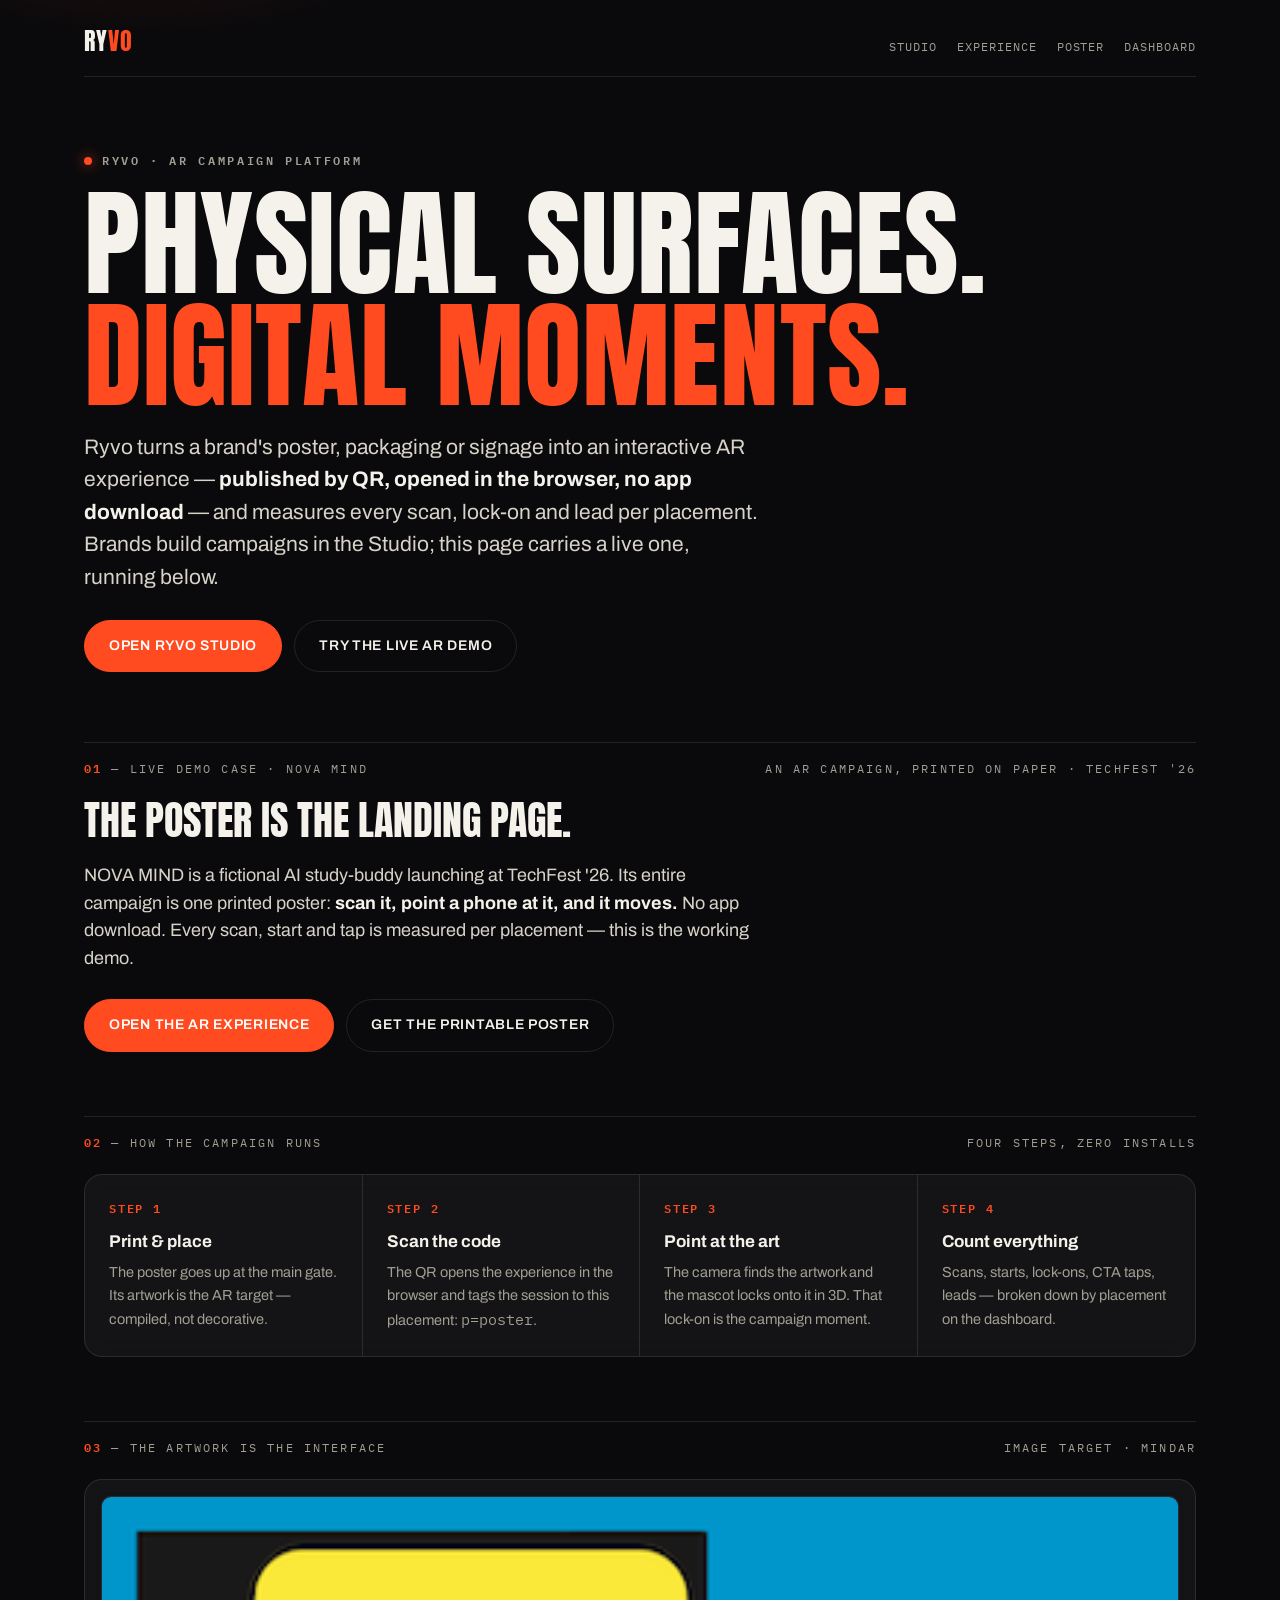
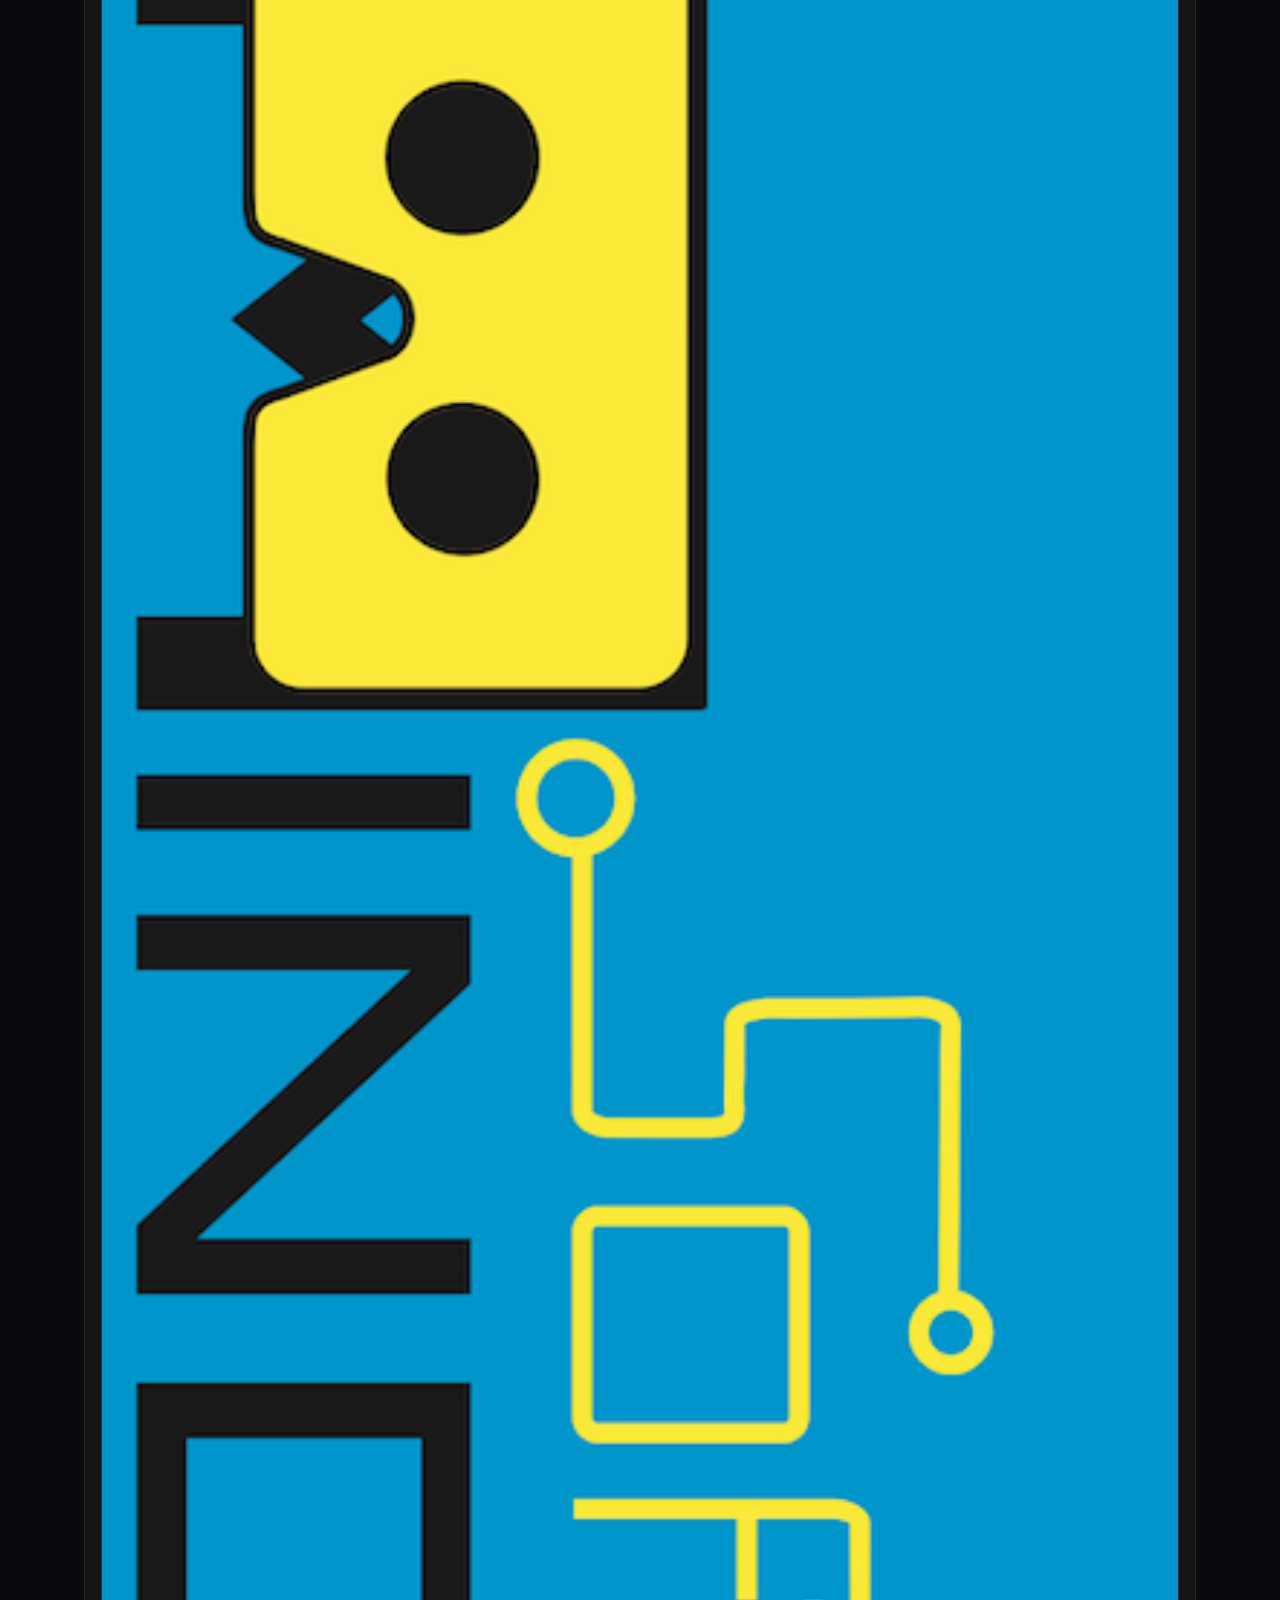
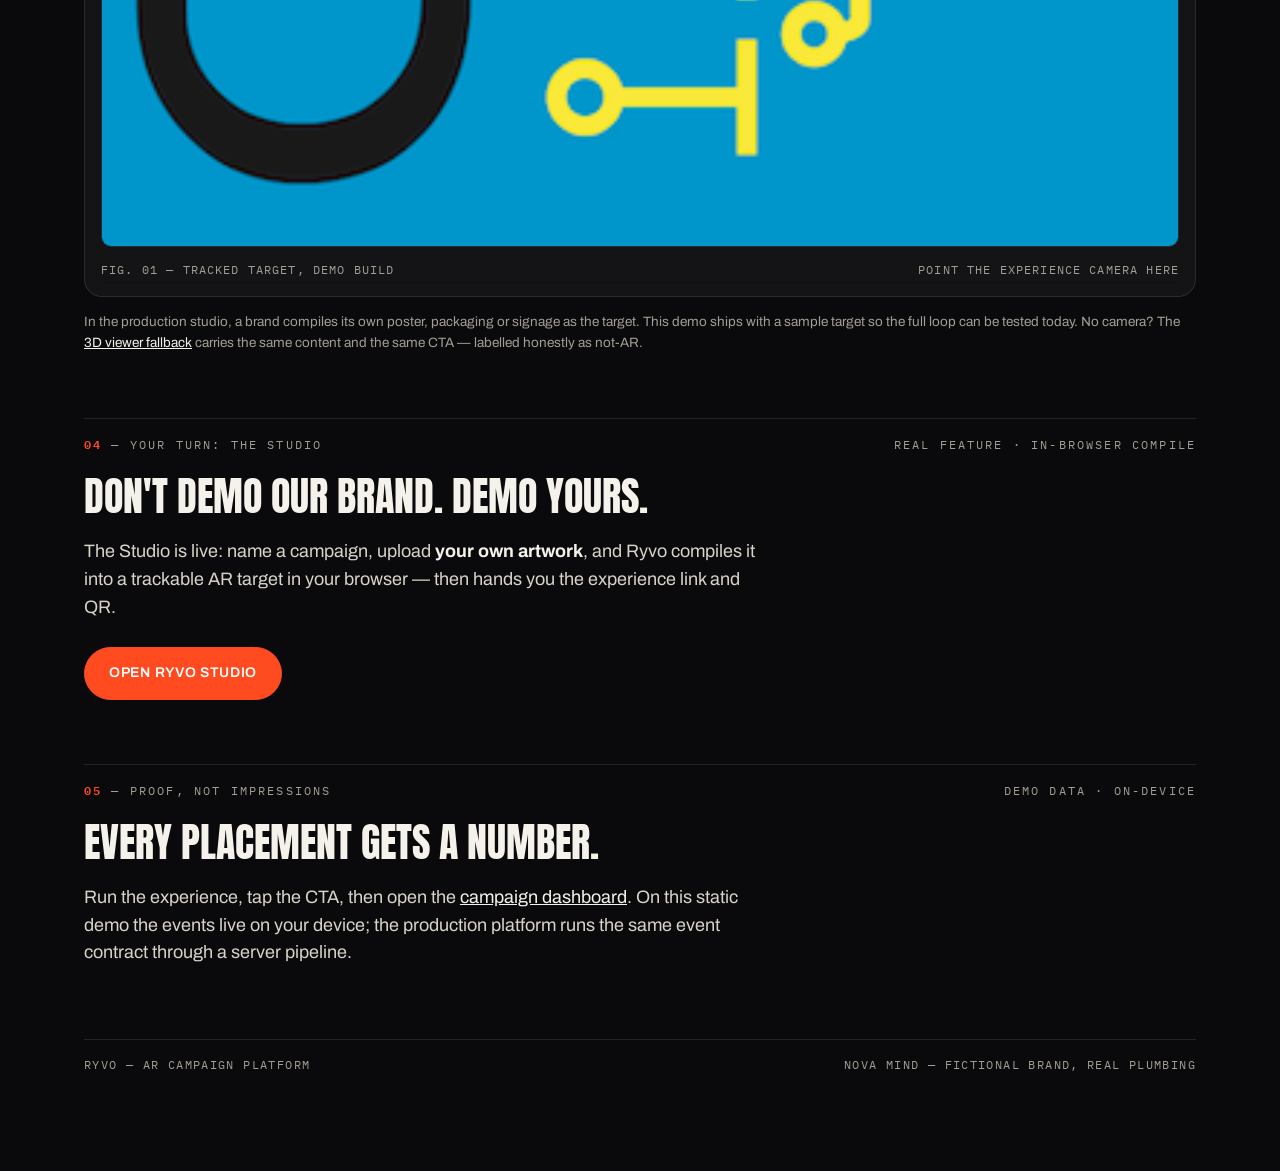
<file: index.html>
<!DOCTYPE html>
<html lang="en">
<head>
<meta charset="utf-8">
<meta name="viewport" content="width=device-width, initial-scale=1">
<title>RYVO — AR Campaign Platform</title>
<link rel="stylesheet" href="assets/style.css">
<script src="assets/reveal.js" defer></script>
</head>
<body>
<div class="wrap">
  <header class="topbar">
    <div class="wordmark">Ry<em>vo</em></div>
    <nav>
      <a href="studio.html">Studio</a>
      <a href="experience.html?p=poster">Experience</a>
      <a href="poster.html">Poster</a>
      <a href="dashboard.html">Dashboard</a>
    </nav>
  </header>

  <div class="hero">
    <div class="kicker">Ryvo · AR Campaign Platform</div>
    <h1 class="display">Physical surfaces.<br><span class="hot">Digital moments.</span></h1>
    <p class="lede">Ryvo turns a brand's poster, packaging or signage into an interactive AR experience — <b>published by QR, opened in the browser, no app download</b> — and measures every scan, lock-on and lead per placement. Brands build campaigns in the Studio; this page carries a live one, running below.</p>
    <div class="row">
      <a class="btn accent" href="studio.html">Open Ryvo Studio</a>
      <a class="btn ghost" href="experience.html?p=poster">Try the live AR demo</a>
    </div>
  </div>

  <section class="sec">
    <div class="sec-head"><span><span class="no">01</span> — Live demo case · NOVA MIND</span><span>An AR campaign, printed on paper · TechFest '26</span></div>
    <h2>The poster is the landing page.</h2>
    <p class="lede" style="font-size:18px">NOVA MIND is a fictional AI study-buddy launching at TechFest '26. Its entire campaign is one printed poster: <b>scan it, point a phone at it, and it moves.</b> No app download. Every scan, start and tap is measured per placement — this is the working demo.</p>
    <div class="row">
      <a class="btn accent" href="experience.html?p=poster">Open the AR experience</a>
      <a class="btn ghost" href="poster.html">Get the printable poster</a>
    </div>
  </section>

  <section class="sec">
    <div class="sec-head"><span><span class="no">02</span> — How the campaign runs</span><span>Four steps, zero installs</span></div>
    <div class="steps">
      <div class="step"><div class="n">STEP 1</div><h3>Print &amp; place</h3><p>The poster goes up at the main gate. Its artwork is the AR target — compiled, not decorative.</p></div>
      <div class="step"><div class="n">STEP 2</div><h3>Scan the code</h3><p>The QR opens the experience in the browser and tags the session to this placement: <span class="mono">p=poster</span>.</p></div>
      <div class="step"><div class="n">STEP 3</div><h3>Point at the art</h3><p>The camera finds the artwork and the mascot locks onto it in 3D. That lock-on is the campaign moment.</p></div>
      <div class="step"><div class="n">STEP 4</div><h3>Count everything</h3><p>Scans, starts, lock-ons, CTA taps, leads — broken down by placement on the dashboard.</p></div>
    </div>
  </section>

  <section class="sec">
    <div class="sec-head"><span><span class="no">03</span> — The artwork is the interface</span><span>Image target · MindAR</span></div>
    <div class="frame">
      <img class="target" id="targetImg" alt="NOVA MIND campaign artwork — the image the AR engine tracks">
      <div class="cap"><span>Fig. 01 — Tracked target, demo build</span><span>Point the experience camera here</span></div>
    </div>
    <p class="note" style="margin-top:14px">In the production studio, a brand compiles its own poster, packaging or signage as the target. This demo ships with a sample target so the full loop can be tested today. No camera? The <a href="fallback.html?p=poster">3D viewer fallback</a> carries the same content and the same CTA — labelled honestly as not-AR.</p>
  </section>

  <section class="sec">
    <div class="sec-head"><span><span class="no">04</span> — Your turn: the Studio</span><span>Real feature · In-browser compile</span></div>
    <h2>Don't demo our brand. Demo yours.</h2>
    <p class="lede" style="font-size:18px">The Studio is live: name a campaign, upload <b>your own artwork</b>, and Ryvo compiles it into a trackable AR target in your browser — then hands you the experience link and QR.</p>
    <div class="row"><a class="btn accent" href="studio.html">Open Ryvo Studio</a></div>
  </section>

  <section class="sec">
    <div class="sec-head"><span><span class="no">05</span> — Proof, not impressions</span><span>Demo data · On-device</span></div>
    <h2>Every placement gets a number.</h2>
    <p class="lede" style="font-size:18px">Run the experience, tap the CTA, then open the <a href="dashboard.html">campaign dashboard</a>. On this static demo the events live on your device; the production platform runs the same event contract through a server pipeline.</p>
  </section>

  <footer class="foot">
    <span>Ryvo — AR campaign platform</span>
    <span>Nova Mind — Fictional brand, real plumbing</span>
  </footer>
</div>
<script>
fetch('assets/card.png.b64').then(r => r.text()).then(b64 => {
  const bytes = Uint8Array.from(atob(b64.trim()), c => c.charCodeAt(0));
  document.getElementById('targetImg').src = URL.createObjectURL(new Blob([bytes], { type: 'image/png' }));
}).catch(() => { document.getElementById('targetImg').src = 'assets/card.png'; });
</script>
</body>
</html>
</file>
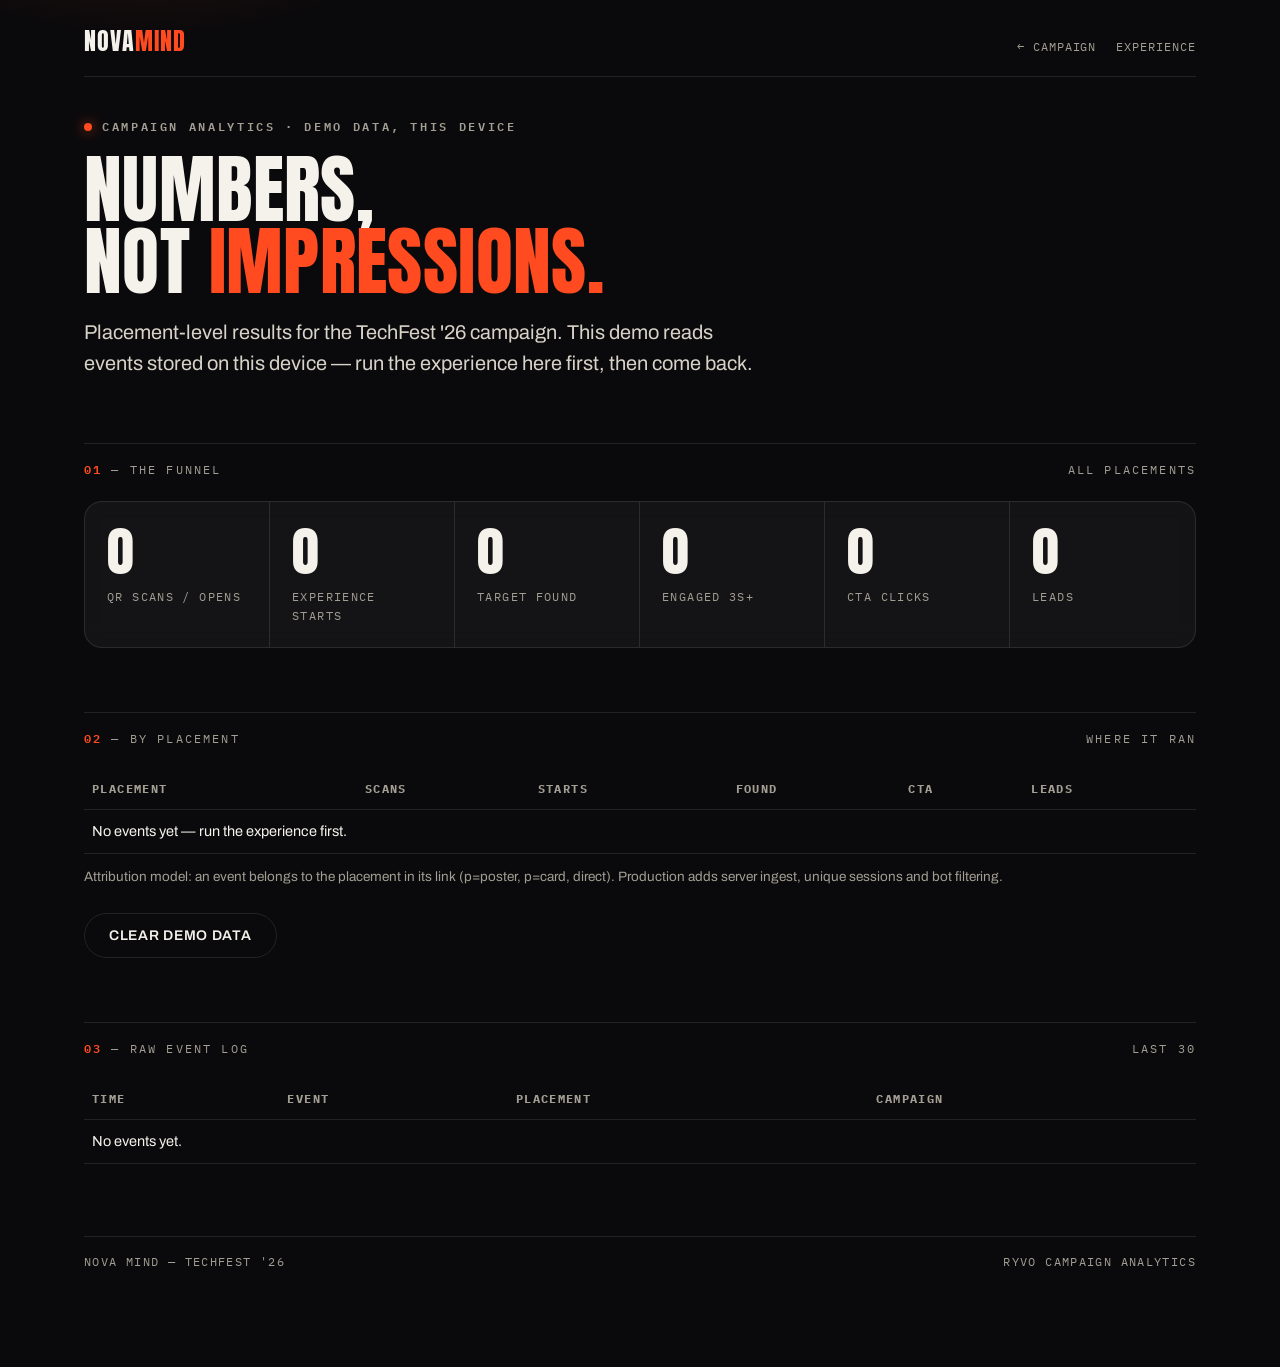
<file: dashboard.html>
<!DOCTYPE html>
<html lang="en">
<head>
<meta charset="utf-8">
<meta name="viewport" content="width=device-width, initial-scale=1">
<title>NOVA MIND — Campaign Dashboard (demo)</title>
<link rel="stylesheet" href="assets/style.css">
<script src="assets/reveal.js" defer></script>
</head>
<body>
<div class="wrap">
  <header class="topbar">
    <div class="wordmark">Nova<em>Mind</em></div>
    <nav><a href="index.html">← Campaign</a><a href="experience.html?p=poster">Experience</a></nav>
  </header>

  <div class="kicker">Campaign analytics · Demo data, this device</div>
  <h1 class="display" style="font-size:clamp(40px,8vw,76px)">Numbers,<br>not <span class="hot">impressions.</span></h1>
  <p class="lede">Placement-level results for the TechFest '26 campaign. This demo reads events stored on this device — run the experience here first, then come back.</p>

  <section class="sec">
    <div class="sec-head"><span><span class="no">01</span> — The funnel</span><span>All placements</span></div>
    <div class="statgrid">
      <div class="stat"><div class="num" id="m_scans">0</div><div class="lab">QR scans / opens</div></div>
      <div class="stat"><div class="num" id="m_starts">0</div><div class="lab">Experience starts</div></div>
      <div class="stat"><div class="num" id="m_found">0</div><div class="lab">Target found</div></div>
      <div class="stat"><div class="num" id="m_engaged">0</div><div class="lab">Engaged 3s+</div></div>
      <div class="stat"><div class="num" id="m_cta">0</div><div class="lab">CTA clicks</div></div>
      <div class="stat"><div class="num" id="m_leads">0</div><div class="lab">Leads</div></div>
    </div>
  </section>

  <section class="sec">
    <div class="sec-head"><span><span class="no">02</span> — By placement</span><span>Where it ran</span></div>
    <table><thead><tr><th>Placement</th><th>Scans</th><th>Starts</th><th>Found</th><th>CTA</th><th>Leads</th></tr></thead>
    <tbody id="byPlacement"></tbody></table>
    <p class="note" style="margin-top:12px">Attribution model: an event belongs to the placement in its link (p=poster, p=card, direct). Production adds server ingest, unique sessions and bot filtering.</p>
    <div class="row">
      <button class="btn ghost" id="clearBtn">Clear demo data</button>
    </div>
  </section>

  <section class="sec">
    <div class="sec-head"><span><span class="no">03</span> — Raw event log</span><span>Last 30</span></div>
    <table><thead><tr><th>Time</th><th>Event</th><th>Placement</th><th>Campaign</th></tr></thead>
    <tbody id="log"></tbody></table>
  </section>

  <footer class="foot"><span>Nova Mind — TechFest '26</span><span>Ryvo campaign analytics</span></footer>
</div>
<script type="module">
import { readEvents } from './assets/app.js';
const $ = id => document.getElementById(id);
const esc = s => String(s ?? '').replace(/[&<>"']/g, ch => ({ '&': '&amp;', '<': '&lt;', '>': '&gt;', '"': '&quot;', "'": '&#39;' }[ch]));
const evts = readEvents();
const count = (t, p) => evts.filter(e => e.type === t && (!p || e.placement === p)).length;
$('m_scans').textContent = count('qr_scan'); $('m_starts').textContent = count('experience_start');
$('m_found').textContent = count('target_found'); $('m_engaged').textContent = count('content_engaged');
$('m_cta').textContent = count('cta_click'); $('m_leads').textContent = count('lead_submit');
const placements = [...new Set(evts.map(e => e.placement))];
$('byPlacement').innerHTML = placements.map(p => `<tr><td>${esc(p)}</td><td>${count('qr_scan', p)}</td><td>${count('experience_start', p)}</td><td>${count('target_found', p)}</td><td>${count('cta_click', p)}</td><td>${count('lead_submit', p)}</td></tr>`).join('') || '<tr><td colspan="6">No events yet — run the experience first.</td></tr>';
$('log').innerHTML = evts.slice(-30).reverse().map(e => `<tr><td>${esc(String(e.ts || '').replace('T', ' ').slice(0, 19))}</td><td>${esc(e.type)}</td><td>${esc(e.placement)}</td><td>${esc(e.campaign)}</td></tr>`).join('') || '<tr><td colspan="4">No events yet.</td></tr>';
document.getElementById('clearBtn').addEventListener('click', () => { localStorage.removeItem('nm_events'); location.reload(); });
</script>
</body>
</html>
</file>
<file: assets/style.css>
@import url('https://fonts.googleapis.com/css2?family=Anton&family=Archivo:wght@400;500;600;700&family=IBM+Plex+Mono:wght@400;500;600&display=swap');

:root {
  /* Dark cinematic system (2026-10-28 redesign).
     Legacy variable names kept so every page + inline style keeps working:
     --paper   = panel surface (was light page bg)
     --paper-2 = raised glass surface (was light card bg)
     --ink     = primary text (was near-black)
     --muted   = secondary text on dark                            */
  --bg: #0A0A0C;
  --paper: #121215;
  --paper-2: rgba(255, 255, 255, .045);
  --ink: #F5F2EB;
  --muted: #A39E93;
  --accent: #FF4B1F;
  --line: rgba(255, 255, 255, .1);
  --radius: 18px;
}
* { margin: 0; padding: 0; box-sizing: border-box; }
html { -webkit-text-size-adjust: 100%; }
body {
  background: var(--bg);
  color: var(--ink);
  font-family: 'Archivo', Helvetica, Arial, sans-serif;
  font-size: 17px;
  line-height: 1.6;
  position: relative;
  overflow-x: hidden;
}
/* Subtle cinematic glow, strongest behind the hero */
body::before {
  content: ''; position: fixed; inset: -20% -10% auto -10%; height: 78vh;
  background:
    radial-gradient(560px 340px at 18% 0%, rgba(255, 75, 31, .22), transparent 65%),
    radial-gradient(720px 420px at 85% -10%, rgba(255, 75, 31, .09), transparent 60%),
    radial-gradient(900px 500px at 55% -30%, rgba(255, 255, 255, .05), transparent 60%);
  pointer-events: none; z-index: -1;
  animation: glowshift 14s ease-in-out infinite alternate;
}
@keyframes glowshift {
  from { transform: translate3d(-2%, 0, 0) scale(1); opacity: .85; }
  to   { transform: translate3d(2.5%, 2%, 0) scale(1.06); opacity: 1; }
}
::selection { background: var(--accent); color: #fff; }
a { color: var(--ink); }
.wrap { max-width: 1160px; margin: 0 auto; padding: 0 24px 96px; position: relative; }

/* ——— Top bar ——— */
.topbar {
  display: flex; justify-content: space-between; align-items: baseline; gap: 16px;
  padding: 22px 0 16px; border-bottom: 1px solid var(--line);
}
.wordmark { font-family: 'Anton', sans-serif; font-size: 24px; letter-spacing: .04em; text-transform: uppercase; color: var(--ink); }
.wordmark em { font-style: normal; color: var(--accent); }
.topbar nav { font-family: 'IBM Plex Mono', monospace; font-size: 12px; letter-spacing: .08em; text-transform: uppercase; display: flex; gap: 20px; flex-wrap: wrap; }
.topbar nav a { text-decoration: none; color: var(--muted); transition: color .2s ease; }
.topbar nav a:hover { color: var(--ink); }

/* ——— Type ——— */
.kicker {
  font-family: 'IBM Plex Mono', monospace; font-size: 12px; font-weight: 600;
  letter-spacing: .22em; text-transform: uppercase; color: var(--muted);
  display: flex; align-items: center; gap: 10px; margin: 40px 0 16px;
}
.kicker::before { content: ''; width: 8px; height: 8px; border-radius: 50%; background: var(--accent); flex: none; box-shadow: 0 0 14px rgba(255, 75, 31, .8); }
h1.display {
  font-family: 'Anton', sans-serif; font-weight: 400; text-transform: uppercase;
  font-size: clamp(52px, 10vw, 118px); line-height: .95; letter-spacing: .005em;
}
h1.display .hot { color: var(--accent); }
h2 { font-family: 'Anton', sans-serif; font-weight: 400; text-transform: uppercase; font-size: clamp(27px, 4vw, 40px); line-height: 1.04; }
.lede { font-size: 20px; line-height: 1.55; max-width: 680px; margin-top: 20px; color: #D8D3C8; }
.lede b { color: var(--ink); }
.note { font-size: 13.5px; color: var(--muted); line-height: 1.6; }
.mono { font-family: 'IBM Plex Mono', monospace; }

/* ——— Hero ——— */
.hero { padding: 34px 0 6px; }
.hero .lede { font-size: 21px; }

/* ——— Sections ——— */
.sec { border-top: 1px solid var(--line); margin-top: 64px; padding-top: 16px; }
.sec-head {
  display: flex; justify-content: space-between; align-items: baseline; gap: 14px;
  font-family: 'IBM Plex Mono', monospace; font-size: 12px; letter-spacing: .18em; text-transform: uppercase; margin-bottom: 22px; color: var(--muted);
}
.sec-head .no { color: var(--accent); font-weight: 600; }

/* ——— Buttons ——— */
.row { display: flex; gap: 12px; flex-wrap: wrap; margin-top: 26px; }
.btn {
  display: inline-block; font-weight: 600; font-size: 14px;
  letter-spacing: .05em; text-transform: uppercase; text-decoration: none; cursor: pointer;
  padding: 14px 24px; border-radius: 999px; border: 1px solid var(--ink); background: var(--ink); color: #0A0A0C;
  font-family: 'Archivo', sans-serif;
  transition: transform .25s cubic-bezier(.22, .61, .21, 1), box-shadow .25s ease, background .2s ease, color .2s ease, border-color .2s ease;
}
.btn:hover { transform: translateY(-2px); box-shadow: 0 12px 32px rgba(0, 0, 0, .45); }
.btn.accent { background: var(--accent); border-color: var(--accent); color: #fff; }
.btn.accent:hover { box-shadow: 0 12px 36px rgba(255, 75, 31, .35); }
.btn.ghost { background: transparent; color: var(--ink); border-color: var(--line); }
.btn.ghost:hover { background: rgba(255, 255, 255, .07); box-shadow: none; }
.btn:disabled { opacity: .55; cursor: wait; transform: none; box-shadow: none; }

/* ——— Steps ——— */
.steps { display: grid; grid-template-columns: repeat(auto-fit, minmax(220px, 1fr)); border: 1px solid var(--line); border-radius: var(--radius); background: var(--paper-2); overflow: hidden; backdrop-filter: blur(10px); }
.step { padding: 24px; border-right: 1px solid var(--line); }
.step:last-child { border-right: none; }
.step .n { font-family: 'IBM Plex Mono', monospace; font-size: 12px; color: var(--accent); font-weight: 600; letter-spacing: .15em; }
.step h3 { font-size: 17px; font-weight: 700; margin: 10px 0 6px; }
.step p { font-size: 14.5px; color: var(--muted); }
@media (max-width: 700px) { .step { border-right: none; border-bottom: 1px solid var(--line); } .step:last-child { border-bottom: none; } }

/* ——— Framed media ——— */
.frame { border: 1px solid var(--line); border-radius: var(--radius); background: var(--paper-2); padding: 16px; backdrop-filter: blur(10px); }
.frame img.target { width: 100%; display: block; border: 1px solid var(--line); border-radius: 10px; }
.frame .cap { display: flex; justify-content: space-between; gap: 12px; flex-wrap: wrap; font-family: 'IBM Plex Mono', monospace; font-size: 11.5px; letter-spacing: .1em; text-transform: uppercase; padding-top: 14px; color: var(--muted); }

/* ——— Ruled blocks ——— */
.card { border-top: 1px solid var(--line); padding-top: 20px; margin-top: 38px; }
.card h2 { margin-bottom: 10px; }

/* ——— Stats ——— */
.statgrid { display: grid; grid-template-columns: repeat(auto-fit, minmax(160px, 1fr)); border: 1px solid var(--line); border-radius: var(--radius); background: var(--paper-2); overflow: hidden; backdrop-filter: blur(10px); }
.stat { padding: 22px; border-right: 1px solid var(--line); }
.stat:last-child { border-right: none; }
.stat .num { font-family: 'Anton', sans-serif; font-size: 54px; line-height: 1; }
.stat .lab { font-family: 'IBM Plex Mono', monospace; font-size: 11.5px; letter-spacing: .12em; text-transform: uppercase; color: var(--muted); margin-top: 10px; }
@media (max-width: 700px) { .stat { border-right: none; border-bottom: 1px solid var(--line); } .stat:last-child { border-bottom: none; } }

/* ——— Tables ——— */
table { width: 100%; border-collapse: collapse; font-size: 14.5px; margin-top: 12px; }
th { font-family: 'IBM Plex Mono', monospace; font-size: 11.5px; letter-spacing: .12em; text-transform: uppercase; text-align: left; padding: 10px 8px; border-bottom: 1px solid var(--line); color: var(--muted); }
td { padding: 10px 8px; border-bottom: 1px solid var(--line); font-variant-numeric: tabular-nums; }

/* ——— Forms ——— */
input[type="email"] {
  width: 100%; font: inherit; padding: 13px 16px; background: rgba(255, 255, 255, .05);
  border: 1px solid var(--line); border-radius: 12px; color: var(--ink); margin: 10px 0 12px;
}
input[type="email"]::placeholder { color: var(--muted); }
input[type="email"]:focus { outline: 2px solid var(--accent); outline-offset: 1px; border-color: transparent; }

/* ——— Scroll reveal (JS adds .io to <html>; no-JS / reduced-motion = visible) ——— */
.io .rv { opacity: 0; transform: translateY(20px); transition: opacity .8s ease, transform .8s cubic-bezier(.22, .61, .21, 1); transition-delay: var(--d, 0s); }
.io .rv.in { opacity: 1; transform: none; }

/* ——— Footer ——— */
.foot {
  border-top: 1px solid var(--line); margin-top: 72px; padding-top: 16px;
  display: flex; justify-content: space-between; gap: 14px; flex-wrap: wrap;
  font-family: 'IBM Plex Mono', monospace; font-size: 11.5px; letter-spacing: .12em; text-transform: uppercase; color: var(--muted);
}

@media (prefers-reduced-motion: reduce) {
  body::before { animation: none; }
  .io .rv { opacity: 1; transform: none; transition: none; }
  .btn { transition: none; }
}
</file>
